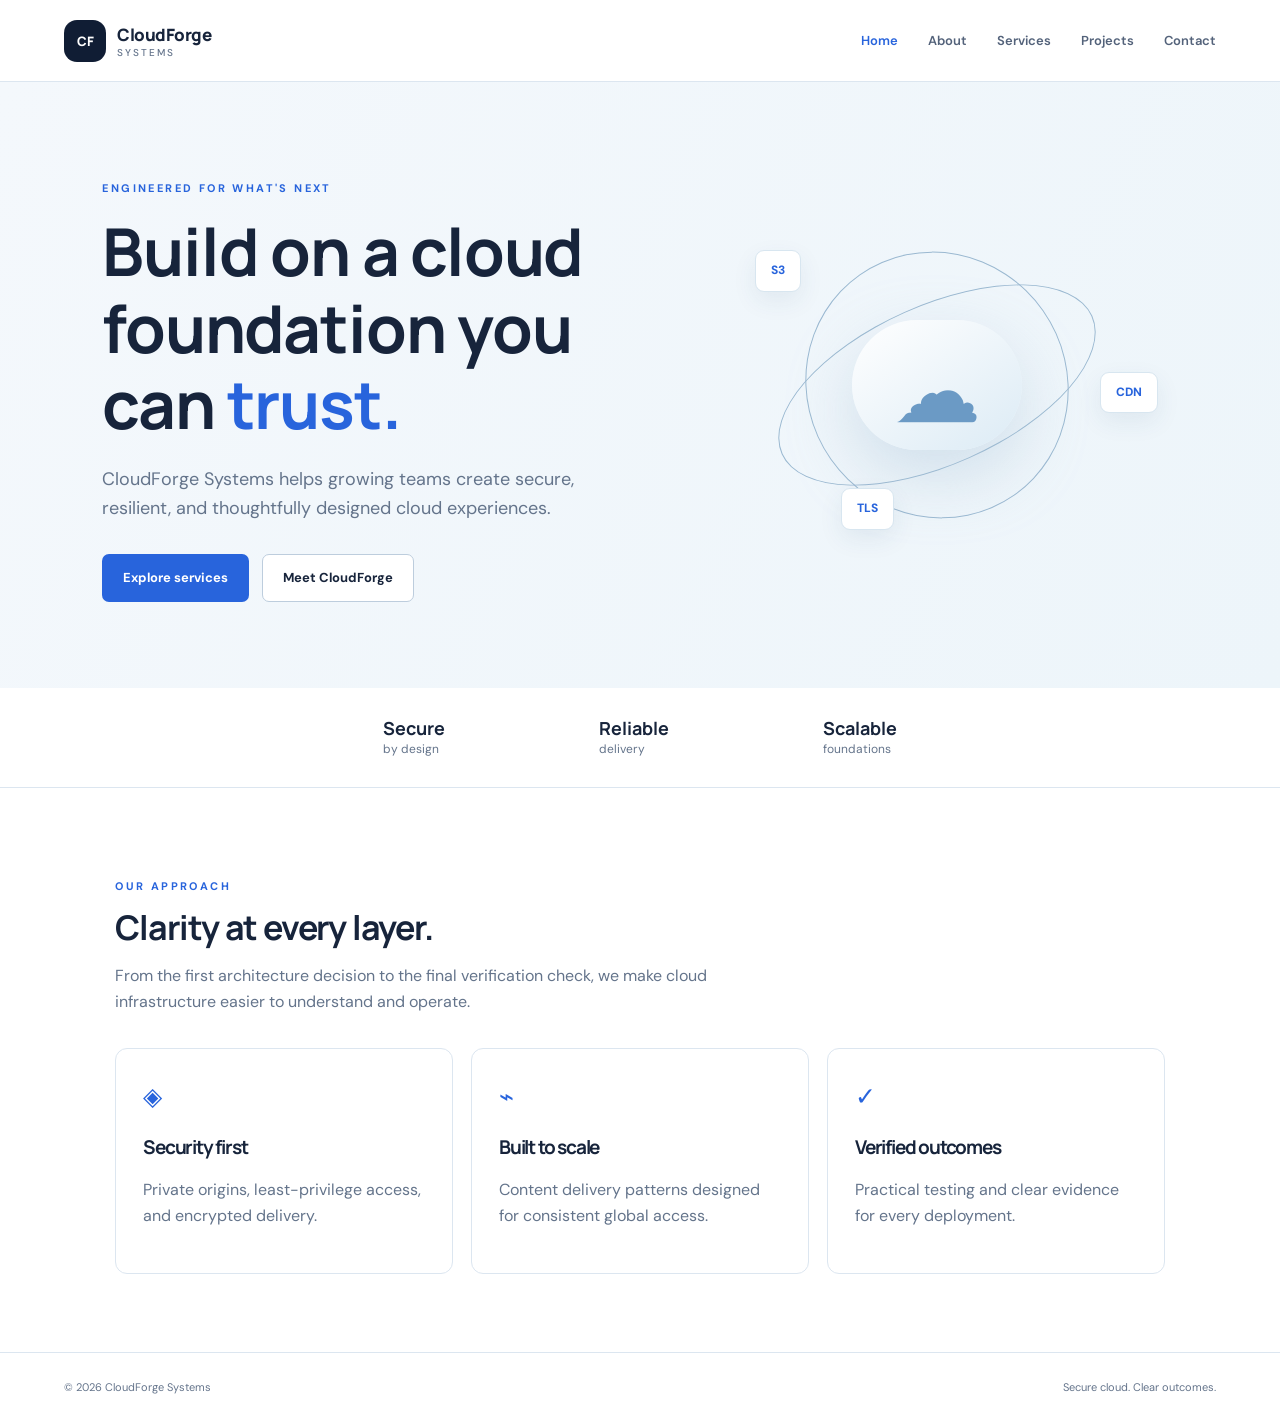
<file: site/index.html>
<!doctype html>
<html lang="en"><head><meta charset="utf-8"><meta name="viewport" content="width=device-width,initial-scale=1"><meta name="description" content="CloudForge Systems builds secure, reliable cloud foundations."><title>CloudForge Systems | Home</title><link rel="stylesheet" href="styles.css"></head>
<body><header class="site-header"><a class="brand" href="index.html"><span class="brand-mark">CF</span><span>CloudForge <small>Systems</small></span></a><button class="menu-toggle" aria-label="Toggle navigation" aria-expanded="false">☰</button><nav class="nav"><a href="index.html">Home</a><a href="about.html">About</a><a href="services.html">Services</a><a href="projects.html">Projects</a><a href="contact.html">Contact</a></nav></header>
<main><section class="hero"><div class="hero-copy"><p class="eyebrow">ENGINEERED FOR WHAT'S NEXT</p><h1>Build on a cloud foundation you can <em>trust.</em></h1><p class="lead">CloudForge Systems helps growing teams create secure, resilient, and thoughtfully designed cloud experiences.</p><div class="actions"><a class="button primary" href="services.html">Explore services</a><a class="button secondary" href="about.html">Meet CloudForge</a></div></div><div class="hero-art" role="img" aria-label="Abstract cloud infrastructure illustration"><div class="orbit orbit-one"></div><div class="orbit orbit-two"></div><div class="cloud">☁</div><div class="node node-a">S3</div><div class="node node-b">CDN</div><div class="node node-c">TLS</div></div></section>
<section class="stats"><div><strong>Secure</strong><span>by design</span></div><div><strong>Reliable</strong><span>delivery</span></div><div><strong>Scalable</strong><span>foundations</span></div></section>
<section class="section"><p class="eyebrow">OUR APPROACH</p><h2>Clarity at every layer.</h2><p class="section-intro">From the first architecture decision to the final verification check, we make cloud infrastructure easier to understand and operate.</p><div class="cards"><article class="card"><span class="card-icon">◈</span><h3>Security first</h3><p>Private origins, least-privilege access, and encrypted delivery.</p></article><article class="card"><span class="card-icon">⌁</span><h3>Built to scale</h3><p>Content delivery patterns designed for consistent global access.</p></article><article class="card"><span class="card-icon">✓</span><h3>Verified outcomes</h3><p>Practical testing and clear evidence for every deployment.</p></article></div></section></main>
<footer><span>© 2026 CloudForge Systems</span><span>Secure cloud. Clear outcomes.</span></footer><script src="script.js"></script></body></html>
</file>
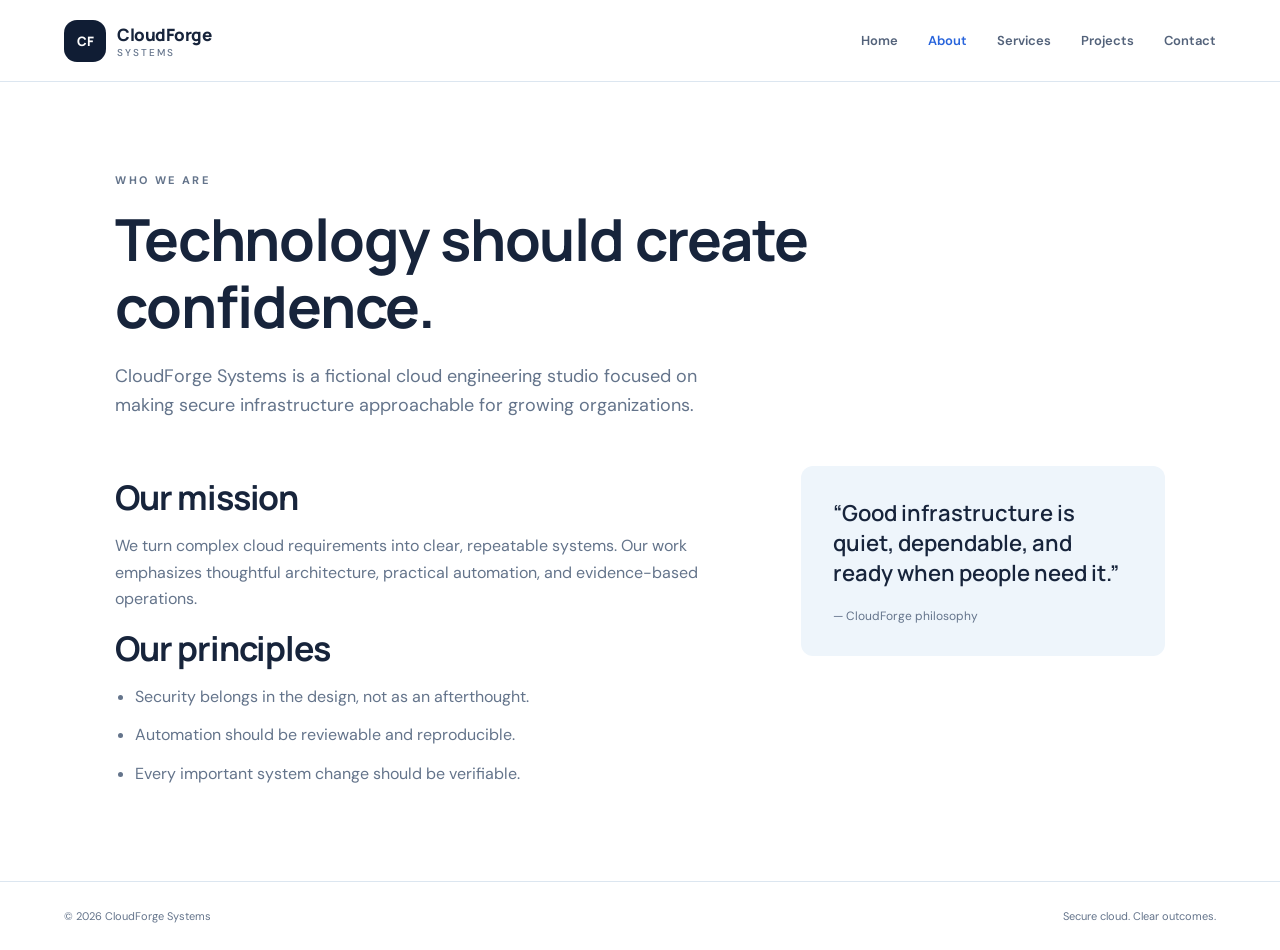
<file: site/about.html>
<!doctype html><html lang="en"><head><meta charset="utf-8"><meta name="viewport" content="width=device-width,initial-scale=1"><title>About | CloudForge Systems</title><link rel="stylesheet" href="styles.css"></head><body><header class="site-header"><a class="brand" href="index.html"><span class="brand-mark">CF</span><span>CloudForge <small>Systems</small></span></a><button class="menu-toggle" aria-label="Toggle navigation" aria-expanded="false">☰</button><nav class="nav"><a href="index.html">Home</a><a href="about.html">About</a><a href="services.html">Services</a><a href="projects.html">Projects</a><a href="contact.html">Contact</a></nav></header><main class="page"><p class="eyebrow">WHO WE ARE</p><h1>Technology should create confidence.</h1><p class="lead">CloudForge Systems is a fictional cloud engineering studio focused on making secure infrastructure approachable for growing organizations.</p><div class="split"><div><h2>Our mission</h2><p>We turn complex cloud requirements into clear, repeatable systems. Our work emphasizes thoughtful architecture, practical automation, and evidence-based operations.</p><h2>Our principles</h2><ul class="check-list"><li>Security belongs in the design, not as an afterthought.</li><li>Automation should be reviewable and reproducible.</li><li>Every important system change should be verifiable.</li></ul></div><aside class="quote">“Good infrastructure is quiet, dependable, and ready when people need it.”<small>— CloudForge philosophy</small></aside></div></main><footer><span>© 2026 CloudForge Systems</span><span>Secure cloud. Clear outcomes.</span></footer><script src="script.js"></script></body></html>
</file>
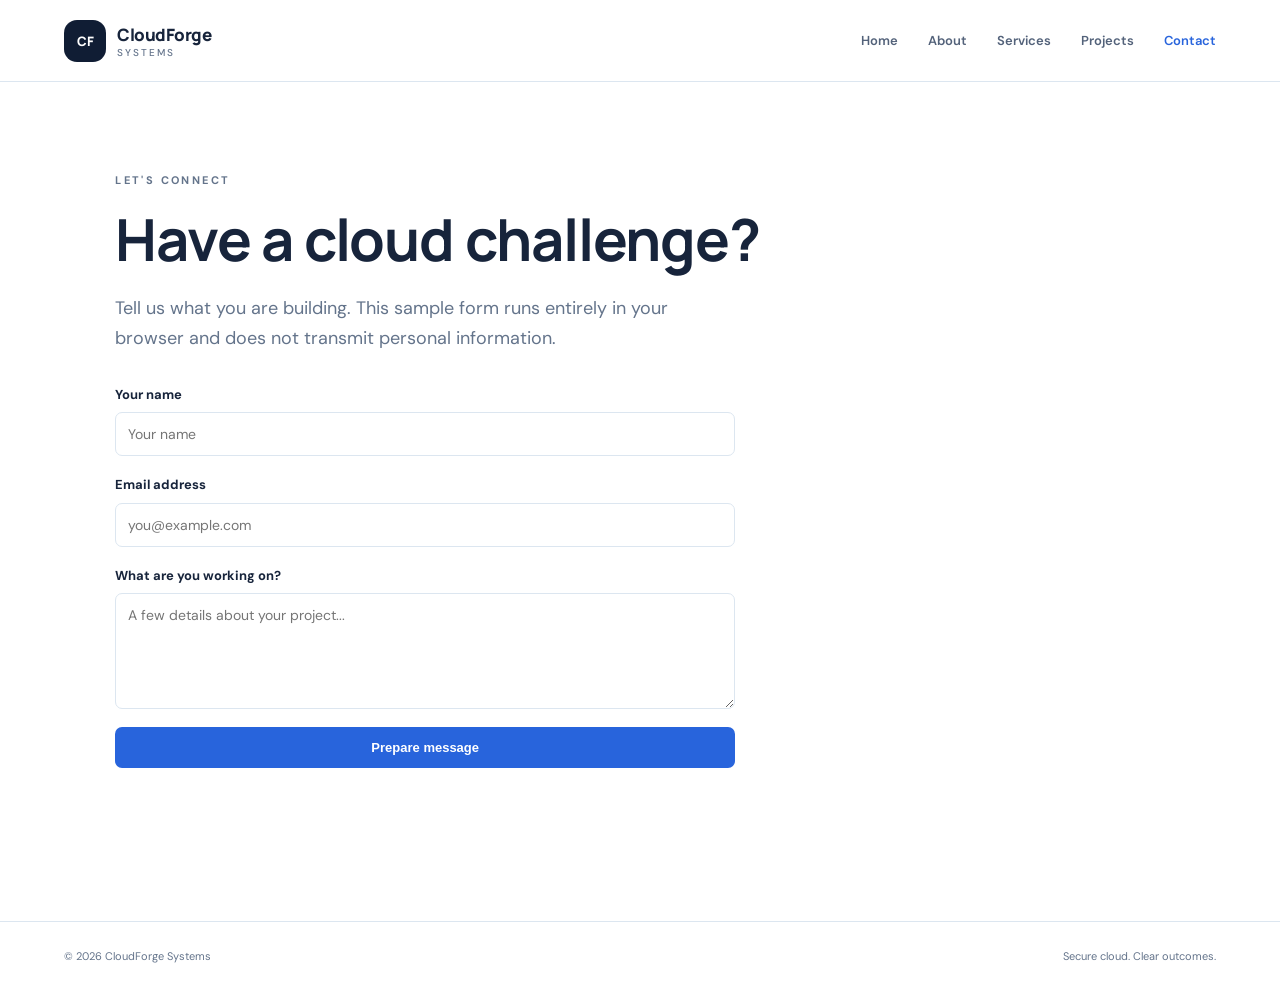
<file: site/contact.html>
<!doctype html><html lang="en"><head><meta charset="utf-8"><meta name="viewport" content="width=device-width,initial-scale=1"><title>Contact | CloudForge Systems</title><link rel="stylesheet" href="styles.css"></head><body><header class="site-header"><a class="brand" href="index.html"><span class="brand-mark">CF</span><span>CloudForge <small>Systems</small></span></a><button class="menu-toggle" aria-label="Toggle navigation" aria-expanded="false">☰</button><nav class="nav"><a href="index.html">Home</a><a href="about.html">About</a><a href="services.html">Services</a><a href="projects.html">Projects</a><a href="contact.html">Contact</a></nav></header><main class="page"><p class="eyebrow">LET'S CONNECT</p><h1>Have a cloud challenge?</h1><p class="lead">Tell us what you are building. This sample form runs entirely in your browser and does not transmit personal information.</p><form id="contact-form" class="contact-form"><label>Your name<input name="name" required placeholder="Your name"></label><label>Email address<input name="email" type="email" required placeholder="you@example.com"></label><label>What are you working on?<textarea name="message" rows="5" required placeholder="A few details about your project..."></textarea></label><button class="button primary" type="submit">Prepare message</button><p id="form-status" class="form-status" role="status" aria-live="polite"></p></form></main><footer><span>© 2026 CloudForge Systems</span><span>Secure cloud. Clear outcomes.</span></footer><script src="script.js"></script></body></html>
</file>
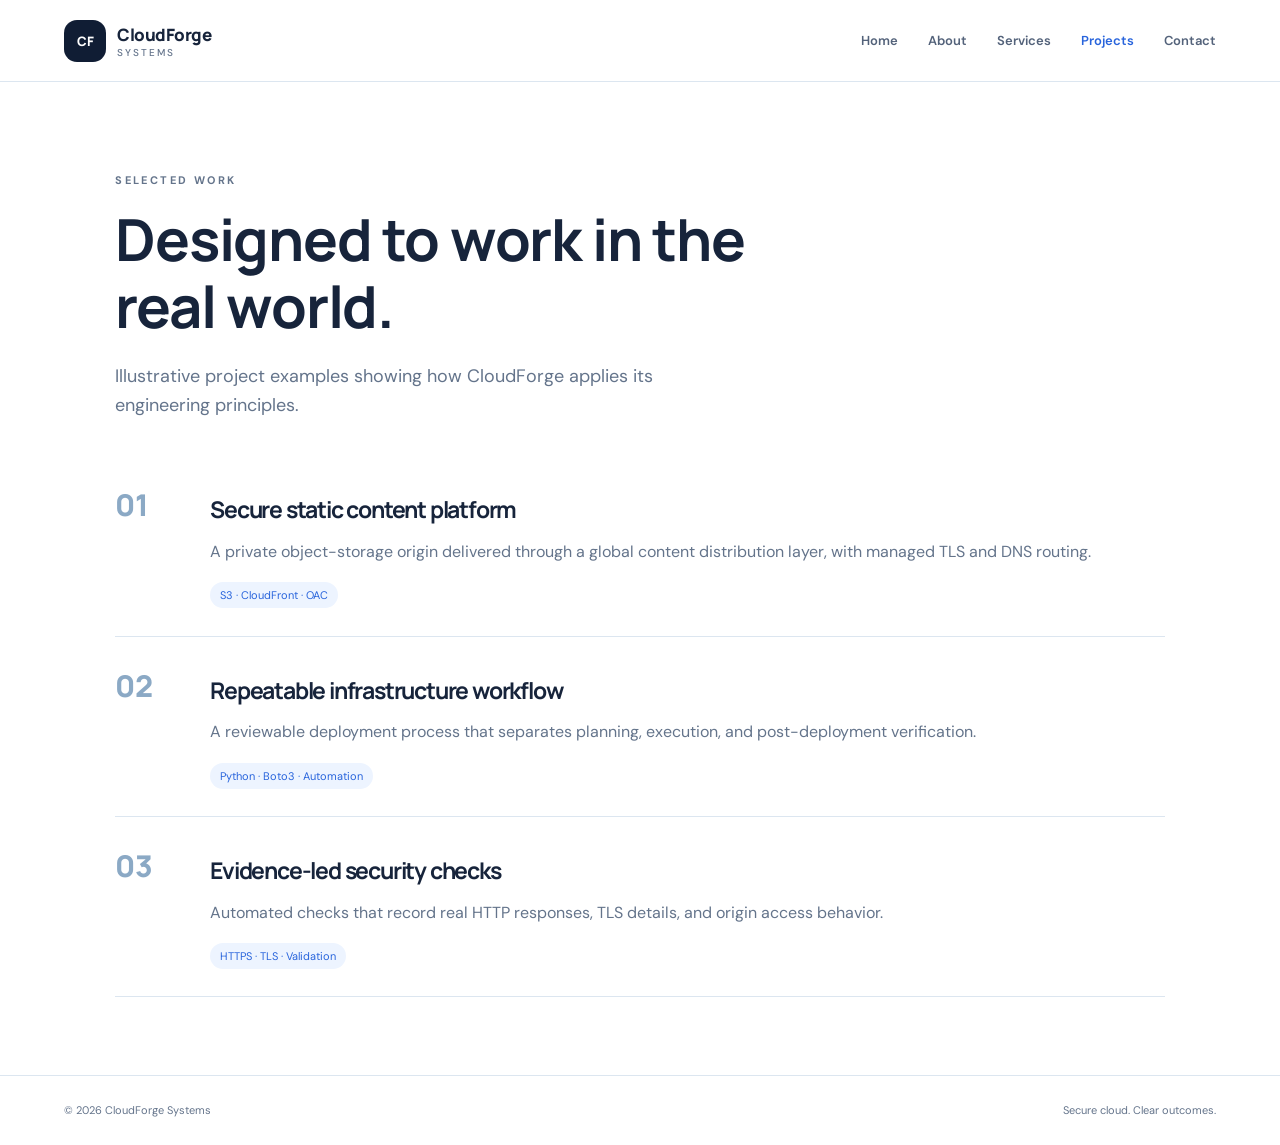
<file: site/projects.html>
<!doctype html><html lang="en"><head><meta charset="utf-8"><meta name="viewport" content="width=device-width,initial-scale=1"><title>Projects | CloudForge Systems</title><link rel="stylesheet" href="styles.css"></head><body><header class="site-header"><a class="brand" href="index.html"><span class="brand-mark">CF</span><span>CloudForge <small>Systems</small></span></a><button class="menu-toggle" aria-label="Toggle navigation" aria-expanded="false">☰</button><nav class="nav"><a href="index.html">Home</a><a href="about.html">About</a><a href="services.html">Services</a><a href="projects.html">Projects</a><a href="contact.html">Contact</a></nav></header><main class="page"><p class="eyebrow">SELECTED WORK</p><h1>Designed to work in the real world.</h1><p class="lead">Illustrative project examples showing how CloudForge applies its engineering principles.</p><div class="project-list"><article class="project"><div class="project-number">01</div><div><h2>Secure static content platform</h2><p>A private object-storage origin delivered through a global content distribution layer, with managed TLS and DNS routing.</p><span class="tag">S3 · CloudFront · OAC</span></div></article><article class="project"><div class="project-number">02</div><div><h2>Repeatable infrastructure workflow</h2><p>A reviewable deployment process that separates planning, execution, and post-deployment verification.</p><span class="tag">Python · Boto3 · Automation</span></div></article><article class="project"><div class="project-number">03</div><div><h2>Evidence-led security checks</h2><p>Automated checks that record real HTTP responses, TLS details, and origin access behavior.</p><span class="tag">HTTPS · TLS · Validation</span></div></article></div></main><footer><span>© 2026 CloudForge Systems</span><span>Secure cloud. Clear outcomes.</span></footer><script src="script.js"></script></body></html>
</file>
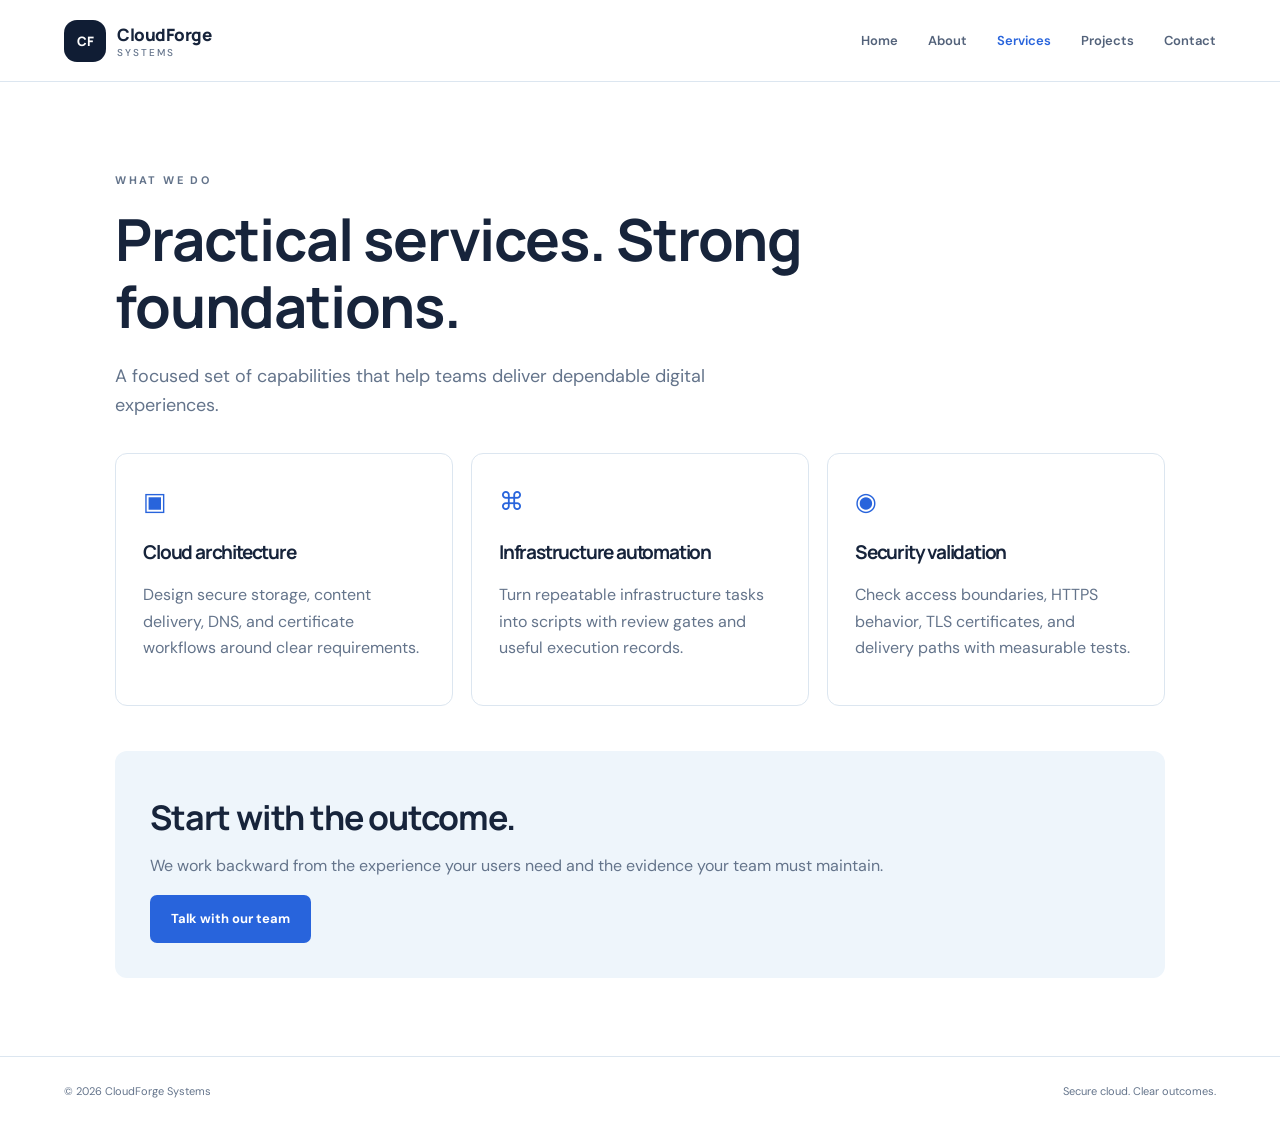
<file: site/services.html>
<!doctype html><html lang="en"><head><meta charset="utf-8"><meta name="viewport" content="width=device-width,initial-scale=1"><title>Services | CloudForge Systems</title><link rel="stylesheet" href="styles.css"></head><body><header class="site-header"><a class="brand" href="index.html"><span class="brand-mark">CF</span><span>CloudForge <small>Systems</small></span></a><button class="menu-toggle" aria-label="Toggle navigation" aria-expanded="false">☰</button><nav class="nav"><a href="index.html">Home</a><a href="about.html">About</a><a href="services.html">Services</a><a href="projects.html">Projects</a><a href="contact.html">Contact</a></nav></header><main class="page"><p class="eyebrow">WHAT WE DO</p><h1>Practical services. Strong foundations.</h1><p class="lead">A focused set of capabilities that help teams deliver dependable digital experiences.</p><div class="cards service-cards"><article class="card"><span class="card-icon">▣</span><h3>Cloud architecture</h3><p>Design secure storage, content delivery, DNS, and certificate workflows around clear requirements.</p></article><article class="card"><span class="card-icon">⌘</span><h3>Infrastructure automation</h3><p>Turn repeatable infrastructure tasks into scripts with review gates and useful execution records.</p></article><article class="card"><span class="card-icon">◉</span><h3>Security validation</h3><p>Check access boundaries, HTTPS behavior, TLS certificates, and delivery paths with measurable tests.</p></article></div><section class="callout"><h2>Start with the outcome.</h2><p>We work backward from the experience your users need and the evidence your team must maintain.</p><a class="button primary" href="contact.html">Talk with our team</a></section></main><footer><span>© 2026 CloudForge Systems</span><span>Secure cloud. Clear outcomes.</span></footer><script src="script.js"></script></body></html>
</file>
<file: site/styles.css>
@import url('https://fonts.googleapis.com/css2?family=DM+Sans:wght@400;500;600;700&family=Manrope:wght@400;500;600;700;800&display=swap');
:root{--ink:#17243b;--muted:#64748b;--blue:#2864dc;--cyan:#7dd3d7;--pale:#eef5fb;--line:#dce6f0;--white:#fff;--navy:#101d34}*{box-sizing:border-box}html{scroll-behavior:smooth}body{margin:0;color:var(--ink);font-family:'DM Sans',sans-serif;background:#fff;line-height:1.65}.site-header{height:82px;padding:0 max(5vw,24px);display:flex;align-items:center;justify-content:space-between;border-bottom:1px solid var(--line);background:#ffffffed;position:sticky;top:0;z-index:10;backdrop-filter:blur(12px)}.brand{display:flex;gap:11px;align-items:center;color:var(--ink);text-decoration:none;font:800 17px Manrope,sans-serif;letter-spacing:-.5px}.brand small{display:block;color:var(--muted);font:500 10px 'DM Sans';letter-spacing:2px;text-transform:uppercase}.brand-mark{display:grid;place-items:center;width:42px;height:42px;border-radius:13px;background:var(--navy);color:white;font:800 13px Manrope;letter-spacing:0}.nav{display:flex;gap:30px}.nav a{font-size:13px;font-weight:600;color:#53627a;text-decoration:none}.nav a:hover,.nav a.active{color:var(--blue)}.menu-toggle{display:none;border:0;background:none;font-size:25px;color:var(--ink)}main{min-height:70vh}.hero{padding:86px max(8vw,28px);display:grid;grid-template-columns:1.05fr .95fr;align-items:center;gap:5vw;background:linear-gradient(115deg,#f4f8fc,#edf5fa)}.eyebrow{font-size:11px;letter-spacing:2.4px;font-weight:700;color:var(--blue)}h1,h2,h3{font-family:Manrope,sans-serif;line-height:1.16;letter-spacing:-1.2px}h1{font-size:clamp(39px,5.2vw,66px);max-width:700px;margin:16px 0 22px}h1 em{font-style:normal;color:var(--blue)}h2{font-size:34px;margin:12px 0}h3{font-size:19px}.lead{font-size:18px;color:var(--muted);max-width:620px}.actions{display:flex;gap:13px;margin-top:30px;flex-wrap:wrap}.button{display:inline-flex;align-items:center;justify-content:center;padding:12px 20px;border-radius:7px;text-decoration:none;font-weight:700;font-size:13px;border:1px solid transparent;cursor:pointer}.primary{background:var(--blue);color:#fff}.primary:hover{background:#174ebc}.secondary{border-color:#bdcddd;color:var(--ink);background:#fff}.hero-art{height:330px;position:relative;display:grid;place-items:center}.cloud{width:170px;height:130px;border-radius:70px;background:linear-gradient(145deg,#fff,#dcebf5);box-shadow:0 25px 65px #a8c1d66b;display:grid;place-items:center;font-size:88px;color:#6b9ac5;z-index:2}.orbit{position:absolute;border:1px solid #9bb9d1;border-radius:50%;transform:rotate(-24deg)}.orbit-one{width:340px;height:160px}.orbit-two{width:270px;height:260px;transform:rotate(55deg)}.node{position:absolute;background:white;border:1px solid #d8e6f0;padding:10px 15px;border-radius:9px;box-shadow:0 9px 25px #254c7114;font-weight:800;color:var(--blue);font-size:12px;z-index:3}.node-a{top:30px;left:12%}.node-b{right:4%;top:46%}.node-c{bottom:20px;left:30%}.stats{display:flex;justify-content:center;gap:12vw;padding:28px 20px;border-bottom:1px solid var(--line)}.stats div{display:flex;flex-direction:column}.stats strong{font:700 18px Manrope}.stats span{font-size:12px;color:var(--muted)}.section,.page{padding:78px max(9vw,28px);max-width:1400px;margin:auto}.section-intro{color:var(--muted);max-width:650px}.cards{display:grid;grid-template-columns:repeat(3,1fr);gap:18px;margin-top:32px}.card{padding:27px;border:1px solid var(--line);border-radius:12px;background:white}.card p,.page p{color:var(--muted)}.card-icon{font-size:25px;color:var(--blue)}.page h1{font-size:clamp(38px,5vw,58px)}.split{display:grid;grid-template-columns:1.4fr .8fr;gap:50px;margin-top:45px}.check-list{padding-left:20px;color:var(--muted)}.check-list li{margin:12px 0}.quote{background:var(--pale);border-radius:12px;padding:32px;font:600 22px Manrope;align-self:start}.quote small{display:block;margin-top:20px;color:var(--muted);font:12px 'DM Sans'}.callout{background:var(--pale);padding:35px;border-radius:12px;margin-top:45px}.callout p{color:var(--muted)}.project-list{margin-top:35px}.project{display:grid;grid-template-columns:75px 1fr;gap:20px;padding:28px 0;border-bottom:1px solid var(--line)}.project-number{font:800 30px Manrope;color:#8ba9c5}.project h2{font-size:23px}.tag{font-size:11px;color:var(--blue);background:#edf4ff;padding:6px 10px;border-radius:20px}.contact-form{max-width:620px;margin-top:30px;display:grid;gap:18px}.contact-form label{font-size:13px;font-weight:700}.contact-form input,.contact-form textarea{display:block;width:100%;margin-top:7px;border:1px solid var(--line);border-radius:7px;padding:12px;font:14px 'DM Sans';color:var(--ink)}.form-status{min-height:25px}.not-found{min-height:100vh;display:flex;flex-direction:column;align-items:center;justify-content:center;text-align:center;padding:30px;background:var(--pale)}.not-found h1{font-size:46px}.not-found p{color:var(--muted)}.large{width:60px;height:60px;font-size:18px}footer{padding:25px max(5vw,24px);display:flex;justify-content:space-between;border-top:1px solid var(--line);font-size:11px;color:var(--muted)}@media(max-width:760px){.site-header{height:70px}.menu-toggle{display:block}.nav{display:none;position:absolute;top:69px;left:0;right:0;padding:18px 25px;background:white;border-bottom:1px solid var(--line);flex-direction:column;gap:15px}.nav.open{display:flex}.hero{grid-template-columns:1fr;padding-top:58px}.hero-art{height:250px}.orbit-one{width:280px}.orbit-two{width:230px;height:220px}.cards{grid-template-columns:1fr}.stats{gap:9vw}.split{grid-template-columns:1fr}.page,.section{padding-top:55px;padding-bottom:55px}footer{gap:10px;flex-wrap:wrap}}
</file>
